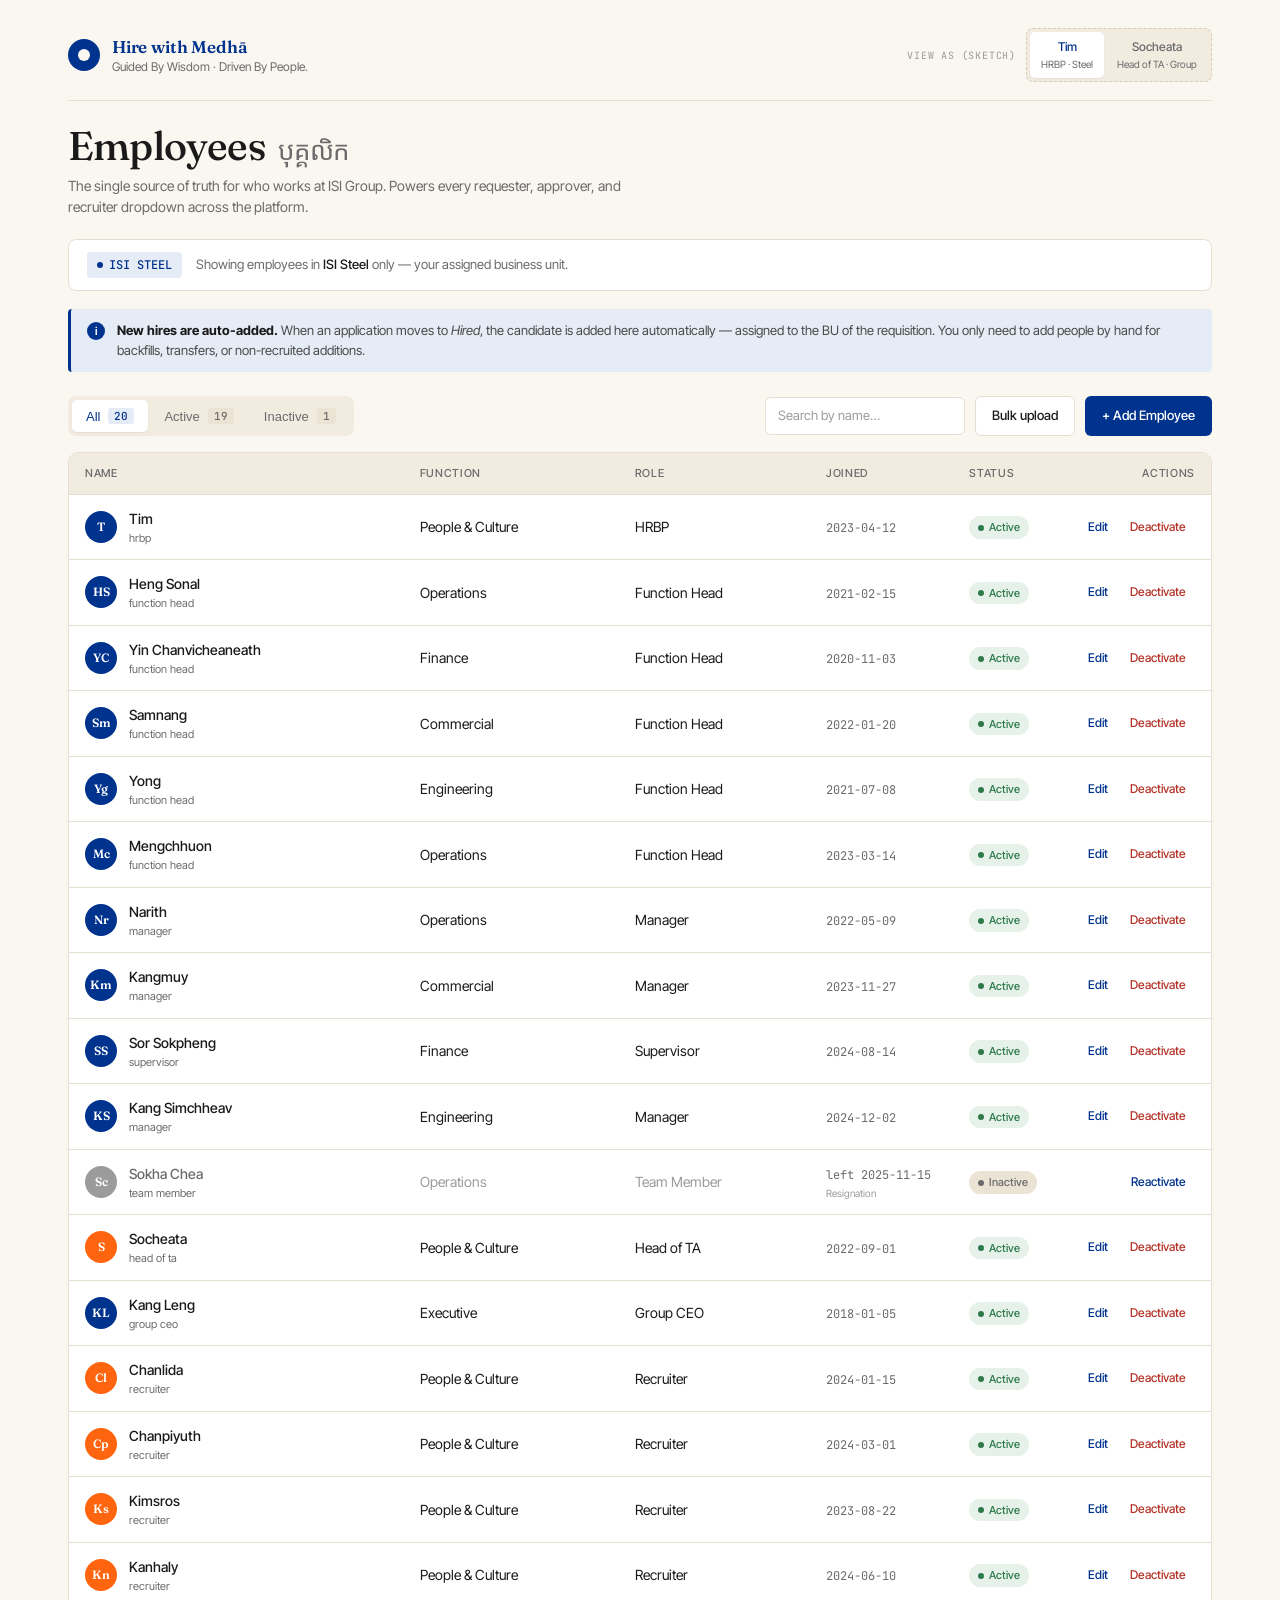
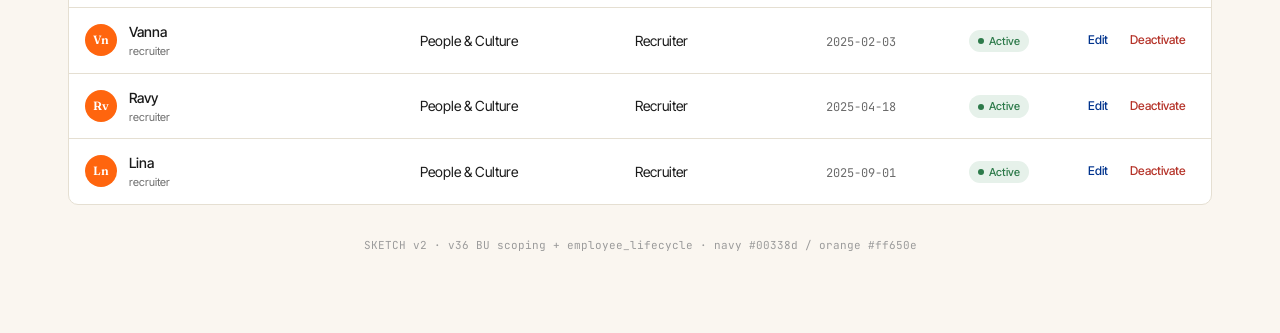
<file: docs/v36/employee_admin_sketch.html>
<!doctype html>
<html lang="en">
<head>
<meta charset="utf-8" />
<meta name="viewport" content="width=device-width,initial-scale=1" />
<title>Hire with Medhā · Employees (sketch v2)</title>
<link rel="preconnect" href="https://fonts.googleapis.com" />
<link rel="preconnect" href="https://fonts.gstatic.com" crossorigin />
<link href="https://fonts.googleapis.com/css2?family=Fraunces:opsz,wght@9..144,400;9..144,500;9..144,600;9..144,700&family=Inter+Tight:wght@400;500;600;700&family=JetBrains+Mono:wght@400;500&family=Noto+Sans+Khmer:wght@400;500;600&family=Noto+Serif+Khmer:wght@400;500;600&display=swap" rel="stylesheet" />
<style>
  :root {
    --navy: #00338d;
    --navy-dark: #001f5c;
    --navy-soft: #e6ecf6;
    --orange: #ff650e;
    --orange-soft: #ffece0;
    --paper: #faf6f0;
    --paper-2: #f1ebe0;
    --paper-3: #ebe3d3;
    --ink: #1a1a1a;
    --ink-2: #4a4a4a;
    --muted: #6b6b6b;
    --muted-2: #9b9b9b;
    --rule: #e5dfd2;
    --rule-2: #d6cdb8;
    --success: #2d7a4a;
    --success-soft: #e6f1ea;
    --danger: #b53329;
    --danger-soft: #fbe8e6;
    --bu-steel: #00338d;
    --bu-steel-soft: #e6ecf6;
    --bu-energy: #7a4f00;
    --bu-energy-soft: #f5ecda;
  }
  * { box-sizing: border-box; }
  html, body { margin: 0; padding: 0; }
  body {
    font-family: "Inter Tight", system-ui, sans-serif;
    background: var(--paper);
    color: var(--ink);
    font-size: 14px;
    line-height: 1.5;
    -webkit-font-smoothing: antialiased;
  }
  .km { font-family: "Noto Sans Khmer", sans-serif; }
  .km-serif { font-family: "Noto Serif Khmer", serif; }
  .mono { font-family: "JetBrains Mono", monospace; }
  .serif { font-family: "Fraunces", Georgia, serif; }

  .shell { max-width: 1200px; margin: 0 auto; padding: 28px 28px 80px; }

  /* ---------------- topbar with persona switcher ---------------- */
  .topbar {
    display: flex;
    align-items: center;
    justify-content: space-between;
    padding-bottom: 18px;
    border-bottom: 1px solid var(--rule);
    margin-bottom: 24px;
  }
  .brand { display: flex; align-items: center; gap: 12px; }
  .brand-mark {
    width: 32px; height: 32px; border-radius: 50%; background: var(--navy);
    display: grid; place-items: center;
  }
  .brand-mark::after {
    content: ""; width: 12px; height: 12px; border-radius: 50%; background: var(--paper);
  }
  .brand-name {
    font-family: "Fraunces", serif; font-weight: 600; font-size: 17px;
    color: var(--navy); letter-spacing: -0.01em;
  }
  .brand-sub { font-size: 12px; color: var(--muted); margin-top: -2px; }

  /* persona switcher (sketch only) */
  .persona-bar {
    display: flex; align-items: center; gap: 10px;
  }
  .persona-label {
    font-size: 10px; text-transform: uppercase; letter-spacing: 0.08em;
    color: var(--muted-2); font-family: "JetBrains Mono", monospace;
  }
  .persona-toggle {
    display: flex; gap: 2px; padding: 3px; background: var(--paper-2);
    border-radius: 7px; border: 1px dashed var(--rule-2);
  }
  .persona-btn {
    border: none; background: transparent; padding: 6px 11px;
    font: inherit; font-size: 12px; font-weight: 500; color: var(--muted);
    border-radius: 5px; cursor: pointer;
  }
  .persona-btn.active {
    background: white; color: var(--navy);
    box-shadow: 0 1px 2px rgba(0,0,0,0.06);
  }
  .persona-btn small {
    display: block; font-size: 10px; color: var(--muted); font-weight: 400; margin-top: 1px;
  }
  .persona-btn.active small { color: var(--muted); }

  /* ---------------- page header ---------------- */
  h1.page-title {
    font-family: "Fraunces", serif; font-weight: 500; font-size: 40px;
    line-height: 1.05; letter-spacing: -0.02em; color: var(--ink); margin: 0;
  }
  h1.page-title .km { font-size: 26px; color: var(--muted); font-weight: 400; margin-left: 12px; }
  .page-sub { color: var(--muted); font-size: 14px; margin: 8px 0 22px; max-width: 580px; }

  /* ---------------- scope context ---------------- */
  .scope-ctx {
    display: flex; align-items: center; justify-content: space-between;
    padding: 12px 18px; background: white; border: 1px solid var(--rule);
    border-radius: 8px; margin-bottom: 18px;
  }
  .scope-left { display: flex; align-items: center; gap: 14px; }
  .scope-pill {
    display: inline-flex; align-items: center; gap: 6px;
    padding: 4px 10px; border-radius: 4px;
    font-size: 12px; font-weight: 500;
    font-family: "JetBrains Mono", monospace;
  }
  .scope-pill.steel { background: var(--bu-steel-soft); color: var(--bu-steel); }
  .scope-pill.group { background: var(--orange-soft); color: var(--orange); }
  .scope-pill .dot { width: 6px; height: 6px; border-radius: 50%; background: currentColor; }
  .scope-text { font-size: 13px; color: var(--muted); }
  .scope-text strong { color: var(--ink); font-weight: 500; }

  /* ---------------- info banner ---------------- */
  .auto-banner {
    display: flex; gap: 12px; align-items: flex-start;
    padding: 12px 16px; background: var(--navy-soft);
    border-left: 3px solid var(--navy); border-radius: 4px;
    margin-bottom: 24px; font-size: 13px; color: var(--ink-2);
  }
  .auto-banner .icon {
    width: 18px; height: 18px; border-radius: 50%; background: var(--navy);
    color: white; font-weight: 600; font-size: 11px;
    display: grid; place-items: center; flex-shrink: 0; margin-top: 1px;
  }
  .auto-banner strong { color: var(--ink); }

  /* ---------------- tabs row ---------------- */
  .tabs-row {
    display: flex; align-items: center; justify-content: space-between;
    gap: 16px; margin-bottom: 16px;
  }
  .tabs { display: flex; gap: 2px; background: var(--paper-2); padding: 4px; border-radius: 8px; }
  .tab {
    padding: 8px 14px; border-radius: 5px; font-size: 13px; font-weight: 500;
    color: var(--muted); cursor: pointer; border: none; background: transparent;
    display: flex; align-items: center; gap: 8px; transition: all 0.12s;
  }
  .tab:hover { color: var(--ink); }
  .tab.active {
    background: white; color: var(--navy);
    box-shadow: 0 1px 2px rgba(0,0,0,0.06);
  }
  .tab .count {
    font-family: "JetBrains Mono", monospace; font-size: 11px;
    background: var(--paper-3); color: var(--muted);
    padding: 1px 6px; border-radius: 3px;
  }
  .tab.active .count { background: var(--navy-soft); color: var(--navy); }

  .actions { display: flex; gap: 10px; align-items: center; }
  .search {
    width: 200px; padding: 8px 12px; border: 1px solid var(--rule);
    border-radius: 6px; font: inherit; font-size: 13px; background: white; color: var(--ink);
  }
  .search::placeholder { color: var(--muted-2); }
  .search:focus { outline: none; border-color: var(--navy); }
  .bu-filter {
    padding: 8px 12px; border: 1px solid var(--rule); border-radius: 6px;
    font: inherit; font-size: 13px; background: white; color: var(--ink);
  }

  .btn {
    font: inherit; font-weight: 500; font-size: 13px;
    padding: 9px 16px; border-radius: 6px;
    border: 1px solid transparent; cursor: pointer; transition: all 0.12s;
  }
  .btn-primary { background: var(--navy); color: white; }
  .btn-primary:hover { background: var(--navy-dark); }
  .btn-secondary { background: white; color: var(--ink); border-color: var(--rule); }
  .btn-secondary:hover { border-color: var(--rule-2); background: var(--paper-2); }
  .btn-danger { background: var(--danger); color: white; }
  .btn-danger:hover { background: #92281f; }
  .btn-link {
    background: transparent; color: var(--navy);
    padding: 6px 8px; font-size: 12px; font-weight: 500;
  }
  .btn-link:hover { text-decoration: underline; }
  .btn-link.danger { color: var(--danger); }

  /* ---------------- table ---------------- */
  .table-wrap {
    background: white; border: 1px solid var(--rule);
    border-radius: 10px; overflow: hidden;
  }
  table { width: 100%; border-collapse: collapse; }
  thead th {
    background: var(--paper-2); color: var(--muted);
    font-weight: 500; font-size: 11px; letter-spacing: 0.06em;
    text-transform: uppercase; text-align: left;
    padding: 12px 16px; border-bottom: 1px solid var(--rule);
  }
  tbody td {
    padding: 13px 16px; border-bottom: 1px solid var(--rule); vertical-align: middle;
  }
  tbody tr:last-child td { border-bottom: none; }
  tbody tr:hover { background: var(--paper); }
  tbody tr.inactive td { color: var(--muted-2); }
  tbody tr.inactive .name-main { color: var(--muted); }

  .name { display: flex; align-items: center; gap: 12px; }
  .avatar {
    width: 32px; height: 32px; border-radius: 50%;
    background: var(--navy); color: white;
    display: grid; place-items: center;
    font-size: 12px; font-weight: 600;
    font-family: "Fraunces", serif; flex-shrink: 0;
  }
  .avatar.alt { background: var(--orange); }
  .avatar.muted { background: var(--muted-2); }
  .avatar.energy { background: var(--bu-energy); }
  .name-main { font-weight: 500; color: var(--ink); font-size: 14px; }
  .name-sub { font-size: 11px; color: var(--muted); margin-top: 1px; }

  .joined-date, .left-date {
    font-family: "JetBrains Mono", monospace; font-size: 12px; color: var(--muted);
  }

  .badge {
    display: inline-flex; align-items: center; gap: 5px;
    padding: 3px 9px; border-radius: 12px;
    font-size: 11px; font-weight: 500;
  }
  .badge-active { background: var(--success-soft); color: var(--success); }
  .badge-inactive { background: var(--paper-3); color: var(--muted); }
  .badge-dot { width: 6px; height: 6px; border-radius: 50%; background: currentColor; }

  .bu-tag {
    display: inline-flex; align-items: center; gap: 5px;
    padding: 3px 8px; border-radius: 4px;
    font-size: 11px; font-weight: 500;
    font-family: "JetBrains Mono", monospace;
  }
  .bu-tag.steel { background: var(--bu-steel-soft); color: var(--bu-steel); }
  .bu-tag.energy { background: var(--bu-energy-soft); color: var(--bu-energy); }

  .row-actions { display: flex; gap: 4px; justify-content: flex-end; }

  .empty-state {
    padding: 40px 20px; text-align: center; color: var(--muted);
    font-size: 13px;
  }

  /* ---------------- modal ---------------- */
  .scrim {
    position: fixed; inset: 0; background: rgba(26, 31, 44, 0.45);
    display: none; align-items: flex-start; justify-content: center;
    padding: 60px 20px; z-index: 100; overflow-y: auto;
  }
  .scrim.open { display: flex; }
  .modal {
    background: var(--paper); border-radius: 12px;
    width: 100%; max-width: 540px; overflow: hidden;
    box-shadow: 0 30px 60px -10px rgba(0,0,0,0.3);
  }
  .modal-head { padding: 22px 26px 16px; border-bottom: 1px solid var(--rule); }
  .modal-title {
    font-family: "Fraunces", serif; font-size: 22px; font-weight: 500;
    margin: 0; color: var(--ink); letter-spacing: -0.01em;
  }
  .modal-title .km { font-size: 16px; color: var(--muted); margin-left: 8px; }
  .modal-sub { font-size: 13px; color: var(--muted); margin: 6px 0 0; }
  .modal-body { padding: 22px 26px; }
  .modal-foot {
    padding: 16px 26px; border-top: 1px solid var(--rule);
    display: flex; justify-content: flex-end; gap: 8px; background: white;
  }

  .field { margin-bottom: 16px; }
  .field label {
    display: block; font-size: 12px; font-weight: 500;
    color: var(--ink-2); margin-bottom: 6px;
  }
  .field label .opt { color: var(--muted); font-weight: 400; margin-left: 4px; }
  .field input, .field select, .field textarea {
    width: 100%; padding: 9px 12px; border: 1px solid var(--rule);
    border-radius: 6px; font: inherit; font-size: 13px;
    background: white; color: var(--ink);
  }
  .field input:focus, .field select:focus, .field textarea:focus {
    outline: none; border-color: var(--navy);
  }
  .field-row { display: grid; grid-template-columns: 1fr 1fr; gap: 14px; }
  .field-locked {
    background: var(--paper-2); padding: 9px 12px; border-radius: 6px;
    font-size: 13px; color: var(--ink-2); border: 1px solid var(--rule);
    display: flex; align-items: center; justify-content: space-between;
  }
  .field-locked .lock-note {
    font-size: 11px; color: var(--muted); font-family: "JetBrains Mono", monospace;
  }

  /* ---------------- reassignment ---------------- */
  .reassign {
    background: var(--orange-soft); border-left: 3px solid var(--orange);
    border-radius: 4px; padding: 14px 16px; margin-top: 10px;
  }
  .reassign-title {
    font-size: 12px; font-weight: 600; color: var(--ink);
    text-transform: uppercase; letter-spacing: 0.06em; margin-bottom: 10px;
  }
  .reassign-item {
    display: grid; grid-template-columns: 1fr 180px; gap: 12px;
    align-items: center; padding: 8px 0;
    border-top: 1px solid rgba(255,101,14,0.18); font-size: 12px;
  }
  .reassign-item:first-of-type { border-top: none; }
  .reassign-label strong {
    font-family: "JetBrains Mono", monospace; color: var(--orange);
    font-size: 13px; margin-right: 6px;
  }
  .reassign-item select {
    width: 100%; padding: 6px 10px; border: 1px solid var(--rule);
    border-radius: 4px; font: inherit; font-size: 12px; background: white;
  }

  .footnote {
    margin-top: 32px; font-size: 11px; color: var(--muted-2);
    text-align: center; font-family: "JetBrains Mono", monospace;
  }
</style>
</head>
<body>

<div class="shell">

  <!-- TOPBAR -->
  <div class="topbar">
    <div class="brand">
      <div class="brand-mark"></div>
      <div>
        <div class="brand-name">Hire with Medhā</div>
        <div class="brand-sub">Guided By Wisdom · Driven By People.</div>
      </div>
    </div>

    <div class="persona-bar">
      <span class="persona-label">VIEW AS (sketch)</span>
      <div class="persona-toggle">
        <button class="persona-btn active" data-persona="tim" onclick="setPersona('tim')">
          Tim<small>HRBP · Steel</small>
        </button>
        <button class="persona-btn" data-persona="socheata" onclick="setPersona('socheata')">
          Socheata<small>Head of TA · Group</small>
        </button>
      </div>
    </div>
  </div>

  <!-- PAGE HEAD -->
  <h1 class="page-title">Employees<span class="km">បុគ្គលិក</span></h1>
  <p class="page-sub">
    The single source of truth for who works at ISI Group. Powers every requester,
    approver, and recruiter dropdown across the platform.
  </p>

  <!-- SCOPE CONTEXT -->
  <div class="scope-ctx">
    <div class="scope-left">
      <span id="scope-pill" class="scope-pill steel"><span class="dot"></span>ISI STEEL</span>
      <span id="scope-text" class="scope-text">
        Showing employees in <strong>ISI Steel</strong> only — your assigned business unit.
      </span>
    </div>
    <div id="scope-bu-filter" style="display:none">
      <select class="bu-filter" onchange="renderRows(currentTab)">
        <option value="all">All BUs (2)</option>
        <option value="STEEL">ISI Steel</option>
        <option value="ENERGY">ISI Energy</option>
      </select>
    </div>
  </div>

  <!-- AUTO-CREATE BANNER -->
  <div class="auto-banner">
    <div class="icon">i</div>
    <div>
      <strong>New hires are auto-added.</strong> When an application moves to
      <em>Hired</em>, the candidate is added here automatically — assigned to the
      BU of the requisition. You only need to add people by hand for backfills,
      transfers, or non-recruited additions.
    </div>
  </div>

  <!-- TABS + ACTIONS -->
  <div class="tabs-row">
    <div class="tabs">
      <button class="tab active" data-tab="all" onclick="setTab('all')">All <span class="count" id="count-all">18</span></button>
      <button class="tab" data-tab="active" onclick="setTab('active')">Active <span class="count" id="count-active">17</span></button>
      <button class="tab" data-tab="inactive" onclick="setTab('inactive')">Inactive <span class="count" id="count-inactive">1</span></button>
    </div>
    <div class="actions">
      <input type="text" class="search" placeholder="Search by name…" />
      <button class="btn btn-secondary" onclick="alert('Bulk upload via Excel — to be wired')">Bulk upload</button>
      <button class="btn btn-primary" onclick="openAddModal()">+ Add Employee</button>
    </div>
  </div>

  <!-- TABLE -->
  <div class="table-wrap">
    <table>
      <thead>
        <tr>
          <th style="width: 28%">Name</th>
          <th style="width: 12%" id="bu-col" class="bu-col-hidden">BU</th>
          <th style="width: 18%">Function</th>
          <th style="width: 16%">Role</th>
          <th style="width: 12%">Joined</th>
          <th style="width: 8%">Status</th>
          <th style="width: 10%; text-align: right">Actions</th>
        </tr>
      </thead>
      <tbody id="employee-rows"></tbody>
    </table>
  </div>

  <div class="footnote">SKETCH v2 · v36 BU scoping + employee_lifecycle · navy #00338d / orange #ff650e</div>
</div>

<!-- ============================================================ -->
<!-- ADD MODAL -->
<!-- ============================================================ -->
<div class="scrim" id="add-scrim">
  <div class="modal">
    <div class="modal-head">
      <h2 class="modal-title">Add Employee<span class="km">បន្ថែមបុគ្គលិក</span></h2>
      <p class="modal-sub">For backfills, transfers, or anyone hired outside the platform.</p>
    </div>
    <div class="modal-body">

      <!-- BU field — locked for Tim, picker for Socheata -->
      <div class="field">
        <label>Business Unit</label>
        <div id="bu-locked" class="field-locked">
          <span><strong>ISI Steel</strong></span>
          <span class="lock-note">scoped to your BU</span>
        </div>
        <select id="bu-picker" style="display:none">
          <option value="STEEL">ISI Steel</option>
          <option value="ENERGY">ISI Energy</option>
        </select>
      </div>

      <div class="field-row">
        <div class="field">
          <label>Name (English)</label>
          <input type="text" placeholder="e.g. Sok Dara" />
        </div>
        <div class="field">
          <label>Name (Khmer) <span class="opt">optional</span></label>
          <input type="text" class="km" placeholder="ឧ. សុក ដារ៉ា" />
        </div>
      </div>

      <div class="field">
        <label>Email <span class="opt">required only if they need to log in</span></label>
        <input type="email" placeholder="dara.sok@isigroup.com" />
      </div>

      <div class="field-row">
        <div class="field">
          <label>Function</label>
          <select>
            <option>Operations</option>
            <option>Finance</option>
            <option>Commercial</option>
            <option>People &amp; Culture</option>
            <option>Engineering</option>
          </select>
        </div>
        <div class="field">
          <label>Role</label>
          <select>
            <option>Team Member</option>
            <option>Supervisor</option>
            <option>Manager</option>
            <option>Function Head</option>
          </select>
        </div>
      </div>

      <div class="field-row">
        <div class="field">
          <label>Reports to</label>
          <select>
            <option>— select —</option>
            <option>Heng Sonal</option>
            <option>Yin Chanvicheaneath</option>
            <option>Samnang</option>
            <option>Yong</option>
            <option>Mengchhuon</option>
          </select>
        </div>
        <div class="field">
          <label>Joined date</label>
          <input type="date" value="2026-05-05" />
        </div>
      </div>
    </div>
    <div class="modal-foot">
      <button class="btn btn-secondary" onclick="closeModals()">Cancel</button>
      <button class="btn btn-primary" onclick="closeModals(); alert('Employee added (sketch)')">Add Employee</button>
    </div>
  </div>
</div>

<!-- ============================================================ -->
<!-- DEACTIVATE MODAL -->
<!-- ============================================================ -->
<div class="scrim" id="deact-scrim">
  <div class="modal">
    <div class="modal-head">
      <h2 class="modal-title">Deactivate Employee<span class="km">បិទដំណើរការ</span></h2>
      <p class="modal-sub">Mark <strong id="deact-name">Chanlida</strong> as no longer with the company.</p>
    </div>
    <div class="modal-body">

      <div class="field-row">
        <div class="field">
          <label>Reason</label>
          <select>
            <option value="resignation">Resignation</option>
            <option value="termination">Termination</option>
            <option value="end_of_contract">End of contract</option>
            <option value="transfer">Transfer</option>
            <option value="retirement">Retirement</option>
            <option value="other">Other</option>
          </select>
        </div>
        <div class="field">
          <label>Last working day</label>
          <input type="date" value="2026-05-31" />
        </div>
      </div>

      <div class="field">
        <label>Notes <span class="opt">optional</span></label>
        <textarea rows="2" placeholder="Internal context — handover details, exit notes, etc."></textarea>
      </div>

      <div class="reassign">
        <div class="reassign-title">⚠ Open items need reassignment</div>

        <div class="reassign-item">
          <div class="reassign-label">
            <strong>4</strong> open applications as recruiter
          </div>
          <select>
            <option>— reassign to —</option>
            <option>Chanpiyuth</option>
            <option>Kimsros</option>
            <option>Kanhaly</option>
            <option>Vanna</option>
            <option>Ravy</option>
            <option>Lina</option>
            <option>← back to Socheata's queue</option>
          </select>
        </div>

        <div class="reassign-item">
          <div class="reassign-label">
            <strong>2</strong> draft requisitions in progress
          </div>
          <select>
            <option>— reassign to —</option>
            <option>Chanpiyuth</option>
            <option>Kimsros</option>
            <option>Kanhaly</option>
            <option>Vanna</option>
            <option>Ravy</option>
            <option>Lina</option>
          </select>
        </div>
      </div>

    </div>
    <div class="modal-foot">
      <button class="btn btn-secondary" onclick="closeModals()">Cancel</button>
      <button class="btn btn-danger" onclick="closeModals(); alert('Deactivated and reassigned (sketch)')">Deactivate &amp; Reassign</button>
    </div>
  </div>
</div>

<script>
  // ---- sample data (now BU-tagged) ----
  // bu: STEEL | ENERGY ; recruiters/head_ta/group_ceo/admin are group-scoped → tagged GROUP
  const employees = [
    // ISI Steel
    { initial: "T",  name: "Tim",                 fn: "People & Culture", role: "HRBP",          bu: "STEEL",  joined: "2023-04-12", status: "active", alt: false },
    { initial: "HS", name: "Heng Sonal",          fn: "Operations",       role: "Function Head", bu: "STEEL",  joined: "2021-02-15", status: "active" },
    { initial: "YC", name: "Yin Chanvicheaneath", fn: "Finance",          role: "Function Head", bu: "STEEL",  joined: "2020-11-03", status: "active" },
    { initial: "Sm", name: "Samnang",             fn: "Commercial",       role: "Function Head", bu: "STEEL",  joined: "2022-01-20", status: "active" },
    { initial: "Yg", name: "Yong",                fn: "Engineering",      role: "Function Head", bu: "STEEL",  joined: "2021-07-08", status: "active" },
    { initial: "Mc", name: "Mengchhuon",          fn: "Operations",       role: "Function Head", bu: "STEEL",  joined: "2023-03-14", status: "active" },
    { initial: "Nr", name: "Narith",              fn: "Operations",       role: "Manager",       bu: "STEEL",  joined: "2022-05-09", status: "active" },
    { initial: "Km", name: "Kangmuy",             fn: "Commercial",       role: "Manager",       bu: "STEEL",  joined: "2023-11-27", status: "active" },
    { initial: "SS", name: "Sor Sokpheng",        fn: "Finance",          role: "Supervisor",    bu: "STEEL",  joined: "2024-08-14", status: "active" },
    { initial: "KS", name: "Kang Simchheav",      fn: "Engineering",      role: "Manager",       bu: "STEEL",  joined: "2024-12-02", status: "active" },
    { initial: "Sc", name: "Sokha Chea",          fn: "Operations",       role: "Team Member",   bu: "STEEL",  joined: "2023-02-01", status: "inactive", left: "2025-11-15", reason: "Resignation" },

    // ISI Energy (illustrative second BU)
    { initial: "Mn", name: "Marina Norodom",      fn: "Operations",       role: "Function Head", bu: "ENERGY", joined: "2024-04-10", status: "active" },
    { initial: "Pl", name: "Pisey Long",          fn: "Finance",          role: "Manager",       bu: "ENERGY", joined: "2024-09-22", status: "active" },
    { initial: "Sk", name: "Sokun Vichea",        fn: "Engineering",      role: "Supervisor",    bu: "ENERGY", joined: "2025-03-15", status: "active" },
    { initial: "Pm", name: "Pisey Mom",           fn: "Commercial",       role: "Supervisor",    bu: "ENERGY", joined: "2022-06-13", status: "inactive", left: "2024-08-30", reason: "End of contract" },

    // Group-scoped (visible to all BUs)
    { initial: "S",  name: "Socheata",            fn: "People & Culture", role: "Head of TA",    bu: "GROUP",  joined: "2022-09-01", status: "active", alt: true  },
    { initial: "KL", name: "Kang Leng",           fn: "Executive",        role: "Group CEO",     bu: "GROUP",  joined: "2018-01-05", status: "active" },
    { initial: "Cl", name: "Chanlida",            fn: "People & Culture", role: "Recruiter",     bu: "GROUP",  joined: "2024-01-15", status: "active", alt: true },
    { initial: "Cp", name: "Chanpiyuth",          fn: "People & Culture", role: "Recruiter",     bu: "GROUP",  joined: "2024-03-01", status: "active", alt: true },
    { initial: "Ks", name: "Kimsros",             fn: "People & Culture", role: "Recruiter",     bu: "GROUP",  joined: "2023-08-22", status: "active", alt: true },
    { initial: "Kn", name: "Kanhaly",             fn: "People & Culture", role: "Recruiter",     bu: "GROUP",  joined: "2024-06-10", status: "active", alt: true },
    { initial: "Vn", name: "Vanna",               fn: "People & Culture", role: "Recruiter",     bu: "GROUP",  joined: "2025-02-03", status: "active", alt: true },
    { initial: "Rv", name: "Ravy",                fn: "People & Culture", role: "Recruiter",     bu: "GROUP",  joined: "2025-04-18", status: "active", alt: true },
    { initial: "Ln", name: "Lina",                fn: "People & Culture", role: "Recruiter",     bu: "GROUP",  joined: "2025-09-01", status: "active", alt: true },
  ];

  let currentPersona = "tim";
  let currentTab = "all";

  // ---- persona-aware filtering ----
  function visibleEmployees() {
    if (currentPersona === "tim") {
      // BU-scoped to Steel; she also sees group-scoped people that are part of her ecosystem
      return employees.filter(e => e.bu === "STEEL" || e.bu === "GROUP");
    } else {
      // Socheata = group-scoped, sees everything
      const buFilter = document.querySelector(".bu-filter")?.value || "all";
      if (buFilter === "all") return employees;
      return employees.filter(e => e.bu === buFilter || e.bu === "GROUP");
    }
  }

  // ---- render ----
  function renderRows(filter) {
    currentTab = filter || currentTab;
    const tbody = document.getElementById("employee-rows");
    let list = visibleEmployees();
    if (currentTab !== "all") list = list.filter(e => e.status === currentTab);

    // counts
    const visible = visibleEmployees();
    document.getElementById("count-all").textContent      = visible.length;
    document.getElementById("count-active").textContent   = visible.filter(e => e.status === "active").length;
    document.getElementById("count-inactive").textContent = visible.filter(e => e.status === "inactive").length;

    const showBuCol = currentPersona === "socheata";
    document.getElementById("bu-col").style.display = showBuCol ? "" : "none";

    if (list.length === 0) {
      tbody.innerHTML = `<tr><td colspan="${showBuCol ? 7 : 6}" class="empty-state">No employees in this view.</td></tr>`;
      return;
    }

    tbody.innerHTML = list.map(e => {
      const inactive = e.status === "inactive";
      const avatarClass = inactive
        ? "avatar muted"
        : (e.bu === "ENERGY" ? "avatar energy" : (e.alt ? "avatar alt" : "avatar"));
      const dateCell = inactive
        ? `<span class="left-date">left ${e.left}</span><div style="font-size:10px;color:var(--muted-2);margin-top:2px">${e.reason}</div>`
        : `<span class="joined-date">${e.joined}</span>`;
      const badge = inactive
        ? `<span class="badge badge-inactive"><span class="badge-dot"></span>Inactive</span>`
        : `<span class="badge badge-active"><span class="badge-dot"></span>Active</span>`;
      const actions = inactive
        ? `<button class="btn btn-link" onclick="alert('Reactivate (sketch)')">Reactivate</button>`
        : `<button class="btn btn-link" onclick="alert('Edit (sketch)')">Edit</button>
           <button class="btn btn-link danger" onclick="openDeactModal('${e.name}')">Deactivate</button>`;

      const buCell = showBuCol
        ? `<td>${e.bu === "STEEL" ? '<span class="bu-tag steel">ISI STEEL</span>'
              : e.bu === "ENERGY" ? '<span class="bu-tag energy">ISI ENERGY</span>'
              : '<span class="bu-tag" style="background:var(--orange-soft);color:var(--orange)">GROUP</span>'}</td>`
        : "";

      return `
        <tr class="${inactive ? 'inactive' : ''}">
          <td>
            <div class="name">
              <div class="${avatarClass}">${e.initial}</div>
              <div>
                <div class="name-main">${e.name}</div>
                <div class="name-sub">${e.role.toLowerCase()}</div>
              </div>
            </div>
          </td>
          ${buCell}
          <td>${e.fn}</td>
          <td>${e.role}</td>
          <td>${dateCell}</td>
          <td>${badge}</td>
          <td><div class="row-actions">${actions}</div></td>
        </tr>`;
    }).join("");
  }

  // ---- persona switching ----
  function setPersona(p) {
    currentPersona = p;
    document.querySelectorAll(".persona-btn").forEach(b => {
      b.classList.toggle("active", b.dataset.persona === p);
    });

    const pill = document.getElementById("scope-pill");
    const text = document.getElementById("scope-text");
    const filter = document.getElementById("scope-bu-filter");
    const buLocked = document.getElementById("bu-locked");
    const buPicker = document.getElementById("bu-picker");

    if (p === "tim") {
      pill.className = "scope-pill steel";
      pill.innerHTML = '<span class="dot"></span>ISI STEEL';
      text.innerHTML = 'Showing employees in <strong>ISI Steel</strong> only — your assigned business unit.';
      filter.style.display = "none";
      buLocked.style.display = "";
      buPicker.style.display = "none";
    } else {
      pill.className = "scope-pill group";
      pill.innerHTML = '<span class="dot"></span>GROUP';
      text.innerHTML = 'Showing employees across <strong>all business units</strong> — group-level access.';
      filter.style.display = "";
      buLocked.style.display = "none";
      buPicker.style.display = "";
    }
    renderRows(currentTab);
  }

  // ---- tab switching ----
  function setTab(t) {
    currentTab = t;
    document.querySelectorAll(".tab").forEach(x => x.classList.remove("active"));
    document.querySelector(`.tab[data-tab="${t}"]`).classList.add("active");
    renderRows(t);
  }

  // ---- modals ----
  function openAddModal() { document.getElementById("add-scrim").classList.add("open"); }
  function openDeactModal(name) {
    document.getElementById("deact-name").textContent = name;
    document.getElementById("deact-scrim").classList.add("open");
  }
  function closeModals() {
    document.querySelectorAll(".scrim").forEach(s => s.classList.remove("open"));
  }
  document.querySelectorAll(".scrim").forEach(s => {
    s.addEventListener("click", e => { if (e.target === s) closeModals(); });
  });
  document.addEventListener("keydown", e => { if (e.key === "Escape") closeModals(); });

  // ---- init ----
  setPersona("tim");
</script>

</body>
</html>
</file>
